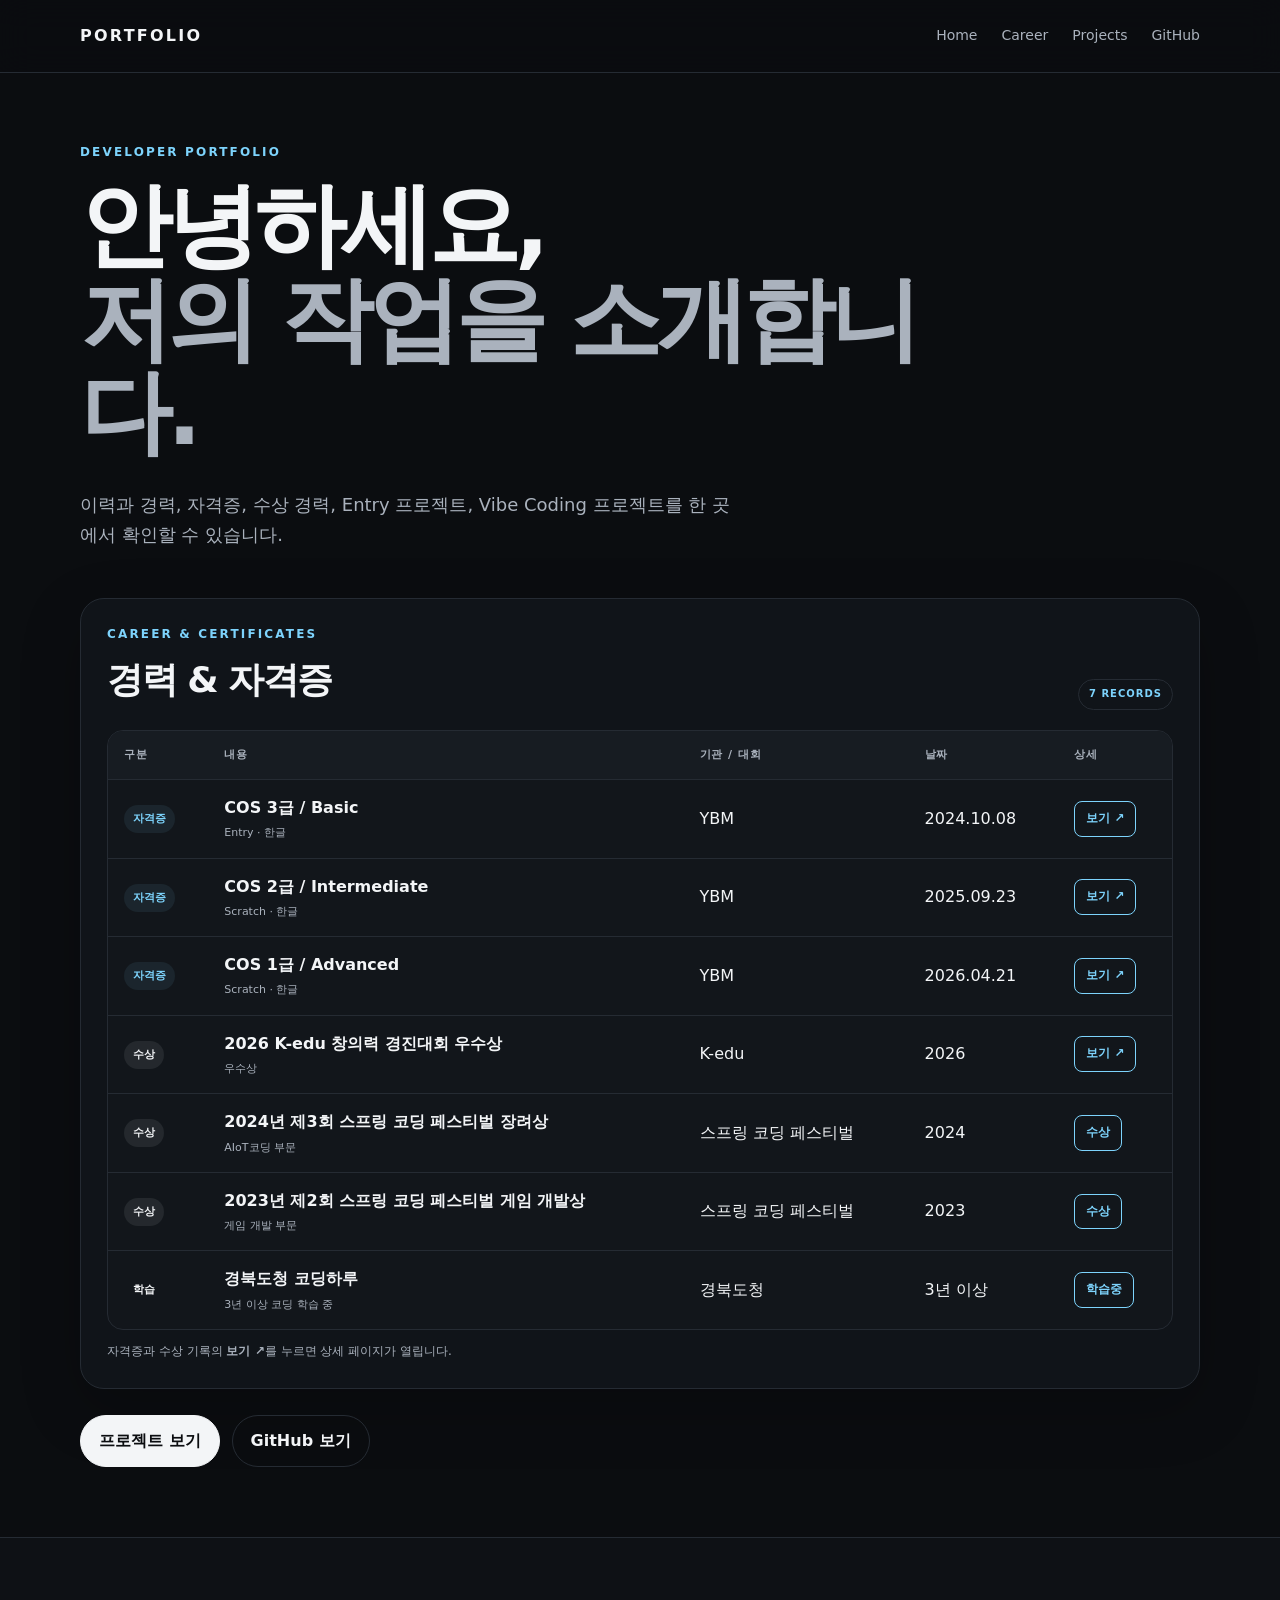
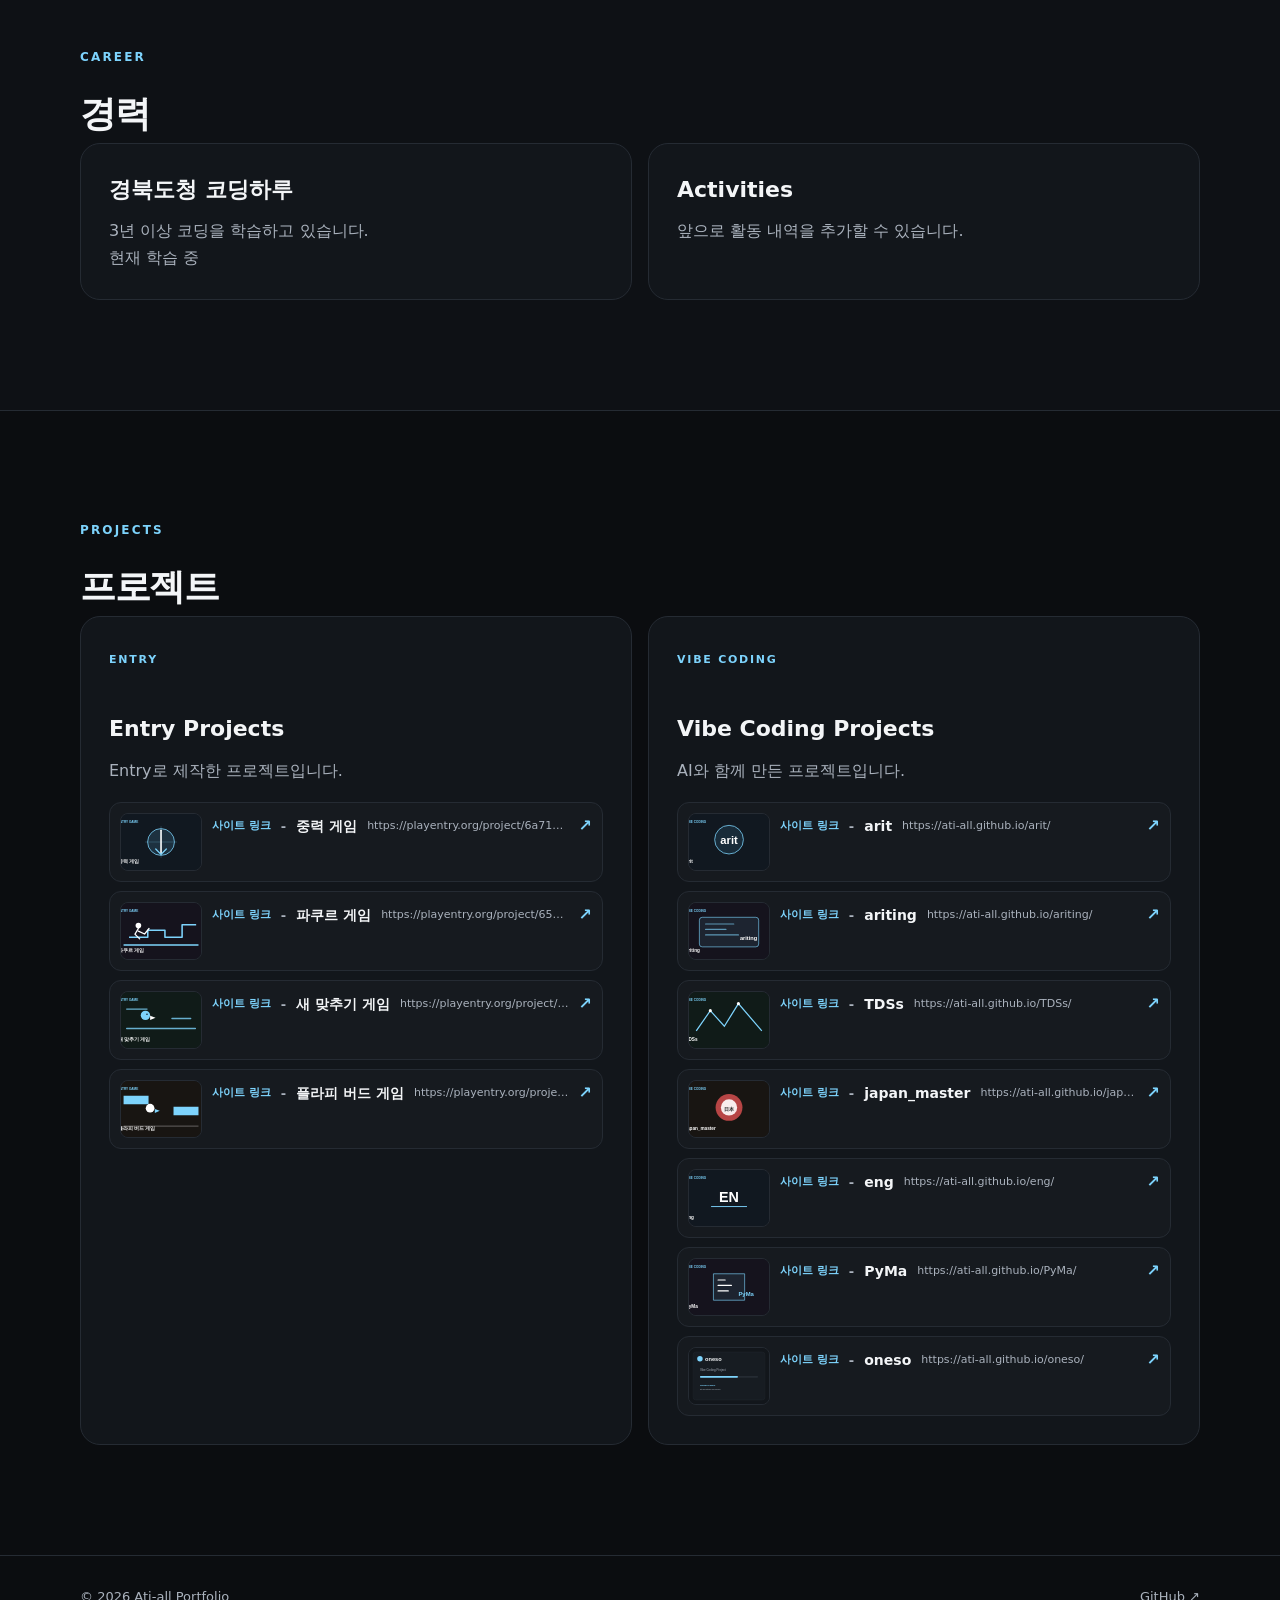
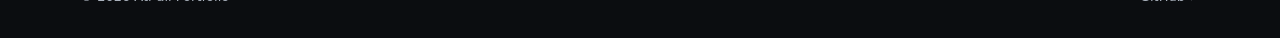
<file: index.html>
<!doctype html>
<html lang="ko">
<head>
  <meta charset="UTF-8">
  <meta name="viewport" content="width=device-width, initial-scale=1.0">
  <title>Portfolio | Ati-all</title>
  <meta name="description" content="개인 이력, 자격증, 수상 경력, Entry 프로젝트와 Vibe Coding 프로젝트를 소개하는 포트폴리오입니다.">
  <link rel="stylesheet" href="./assets/css/style.css?v=9">
</head>
<body>
  <header class="site-header"><nav class="container nav"><a class="brand" href="#home">PORTFOLIO</a><div class="nav-links"><a href="#home">Home</a><a href="#career">Career</a><a href="#projects">Projects</a><a href="https://github.com/Ati-all" target="_blank" rel="noreferrer">GitHub</a></div></nav></header>
  <main>
    <section id="home" class="hero"><div class="container hero-inner"><p class="eyebrow">DEVELOPER PORTFOLIO</p><h1>안녕하세요,<br><span>저의 작업을 소개합니다.</span></h1><p class="hero-copy">이력과 경력, 자격증, 수상 경력, Entry 프로젝트, Vibe Coding 프로젝트를 한 곳에서 확인할 수 있습니다.</p>
      <div class="home-career"><div class="home-career-title"><div><p class="eyebrow">CAREER & CERTIFICATES</p><h2>경력 & 자격증</h2></div><span class="live-badge">7 RECORDS</span></div><div class="career-table-wrap"><table class="career-table"><thead><tr><th>구분</th><th>내용</th><th>기관 / 대회</th><th>날짜</th><th>상세</th></tr></thead><tbody>
        <tr><td><span class="type-badge certificate">자격증</span></td><td><strong>COS 3급 / Basic</strong><small>Entry · 한글</small></td><td>YBM</td><td>2024.10.08</td><td><a class="file-button" href="./certificates/certificate-cos-3.html?v=8">보기 ↗</a></td></tr>
        <tr><td><span class="type-badge certificate">자격증</span></td><td><strong>COS 2급 / Intermediate</strong><small>Scratch · 한글</small></td><td>YBM</td><td>2025.09.23</td><td><a class="file-button" href="./certificates/certificate-cos-2.html?v=8">보기 ↗</a></td></tr>
        <tr><td><span class="type-badge certificate">자격증</span></td><td><strong>COS 1급 / Advanced</strong><small>Scratch · 한글</small></td><td>YBM</td><td>2026.04.21</td><td><a class="file-button" href="./certificates/certificate-cos-1.html?v=8">보기 ↗</a></td></tr>
        <tr><td><span class="type-badge award">수상</span></td><td><strong>2026 K-edu 창의력 경진대회 우수상</strong><small>우수상</small></td><td>K-edu</td><td>2026</td><td><a class="file-button" href="./awards/k-edu-2026.html">보기 ↗</a></td></tr>
        <tr><td><span class="type-badge award">수상</span></td><td><strong>2024년 제3회 스프링 코딩 페스티벌 장려상</strong><small>AIoT코딩 부문</small></td><td>스프링 코딩 페스티벌</td><td>2024</td><td><span class="file-button">수상</span></td></tr>
        <tr><td><span class="type-badge award">수상</span></td><td><strong>2023년 제2회 스프링 코딩 페스티벌 게임 개발상</strong><small>게임 개발 부문</small></td><td>스프링 코딩 페스티벌</td><td>2023</td><td><span class="file-button">수상</span></td></tr>
        <tr><td><span class="type-badge career">학습</span></td><td><strong>경북도청 코딩하루</strong><small>3년 이상 코딩 학습 중</small></td><td>경북도청</td><td>3년 이상</td><td><span class="file-button">학습중</span></td></tr>
      </tbody></table></div><p class="table-help">자격증과 수상 기록의 <strong>보기 ↗</strong>를 누르면 상세 페이지가 열립니다.</p></div>
      <div class="hero-actions"><a class="button primary" href="#projects">프로젝트 보기</a><a class="button secondary" href="https://github.com/Ati-all" target="_blank" rel="noreferrer">GitHub 보기</a></div>
    </div></section>
    <section id="career" class="section muted"><div class="container"><p class="eyebrow">CAREER</p><h2>경력</h2><div class="grid two"><article class="card"><h3>경북도청 코딩하루</h3><p>3년 이상 코딩을 학습하고 있습니다.</p><p class="label">현재 학습 중</p></article><article class="card"><h3>Activities</h3><p>앞으로 활동 내역을 추가할 수 있습니다.</p></article></div></div></section>
    <section id="projects" class="section"><div class="container"><p class="eyebrow">PROJECTS</p><h2>프로젝트</h2><div class="grid two">
      <article class="project-card"><div class="tag">ENTRY</div><h3>Entry Projects</h3><p>Entry로 제작한 프로젝트입니다.</p><ul class="vibe-list">
        <li><a class="vibe-project-link" href="https://playentry.org/project/6a71835c82f0f1300c2d2b4b" target="_self"><img src="./assets/thumbnails/entry-gravity.svg" alt="중력 게임 썸네일"><span>사이트 링크</span><b>-</b><strong>중력 게임</strong><em>https://playentry.org/project/6a71835c82f0f1300c2d2b4b</em><i>↗</i></a></li>
        <li><a class="vibe-project-link" href="https://playentry.org/project/6578049ad8b8b50081b13044" target="_self"><img src="./assets/thumbnails/entry-parkour.svg" alt="파쿠르 게임 썸네일"><span>사이트 링크</span><b>-</b><strong>파쿠르 게임</strong><em>https://playentry.org/project/6578049ad8b8b50081b13044</em><i>↗</i></a></li>
        <li><a class="vibe-project-link" href="https://playentry.org/project/659cf02fdc55cd00330e67f1" target="_self"><img src="./assets/thumbnails/entry-bird.svg" alt="새 맞추기 게임 썸네일"><span>사이트 링크</span><b>-</b><strong>새 맞추기 게임</strong><em>https://playentry.org/project/659cf02fdc55cd00330e67f1</em><i>↗</i></a></li>
        <li><a class="vibe-project-link" href="https://playentry.org/project/64e45200db3c030025f4c8fe" target="_self"><img src="./assets/thumbnails/entry-flappy.svg" alt="플라피 버드 게임 썸네일"><span>사이트 링크</span><b>-</b><strong>플라피 버드 게임</strong><em>https://playentry.org/project/64e45200db3c030025f4c8fe</em><i>↗</i></a></li>
      </ul></article>
      <article class="project-card"><div class="tag">VIBE CODING</div><h3>Vibe Coding Projects</h3><p>AI와 함께 만든 프로젝트입니다.</p><ul class="vibe-list">
        <li><a class="vibe-project-link" href="https://ati-all.github.io/arit/" target="_self"><img src="./assets/thumbnails/vibe-arit.svg" alt="arit 썸네일"><span>사이트 링크</span><b>-</b><strong>arit</strong><em>https://ati-all.github.io/arit/</em><i>↗</i></a></li>
        <li><a class="vibe-project-link" href="https://ati-all.github.io/ariting/" target="_self"><img src="./assets/thumbnails/vibe-ariting.svg" alt="ariting 썸네일"><span>사이트 링크</span><b>-</b><strong>ariting</strong><em>https://ati-all.github.io/ariting/</em><i>↗</i></a></li>
        <li><a class="vibe-project-link" href="https://ati-all.github.io/TDSs/" target="_self"><img src="./assets/thumbnails/vibe-tdss.svg" alt="TDSs 썸네일"><span>사이트 링크</span><b>-</b><strong>TDSs</strong><em>https://ati-all.github.io/TDSs/</em><i>↗</i></a></li>
        <li><a class="vibe-project-link" href="https://ati-all.github.io/japan_master/" target="_self"><img src="./assets/thumbnails/vibe-japan-master.svg" alt="japan_master 썸네일"><span>사이트 링크</span><b>-</b><strong>japan_master</strong><em>https://ati-all.github.io/japan_master/</em><i>↗</i></a></li>
        <li><a class="vibe-project-link" href="https://ati-all.github.io/eng/" target="_self"><img src="./assets/thumbnails/vibe-eng.svg" alt="eng 썸네일"><span>사이트 링크</span><b>-</b><strong>eng</strong><em>https://ati-all.github.io/eng/</em><i>↗</i></a></li>
        <li><a class="vibe-project-link" href="https://ati-all.github.io/PyMa/" target="_self"><img src="./assets/thumbnails/vibe-pyma.svg" alt="PyMa 썸네일"><span>사이트 링크</span><b>-</b><strong>PyMa</strong><em>https://ati-all.github.io/PyMa/</em><i>↗</i></a></li>
        <li><a class="vibe-project-link" href="https://ati-all.github.io/oneso/" target="_self"><img src="./assets/thumbnails/vibe-oneso.svg" alt="oneso 썸네일"><span>사이트 링크</span><b>-</b><strong>oneso</strong><em>https://ati-all.github.io/oneso/</em><i>↗</i></a></li>
      </ul></article>
    </div></div></section>
  </main>
  <footer class="footer"><div class="container footer-inner"><span>© 2026 Ati-all Portfolio</span><a href="https://github.com/Ati-all" target="_blank" rel="noreferrer">GitHub ↗</a></div></footer>
</body></html>
</file>
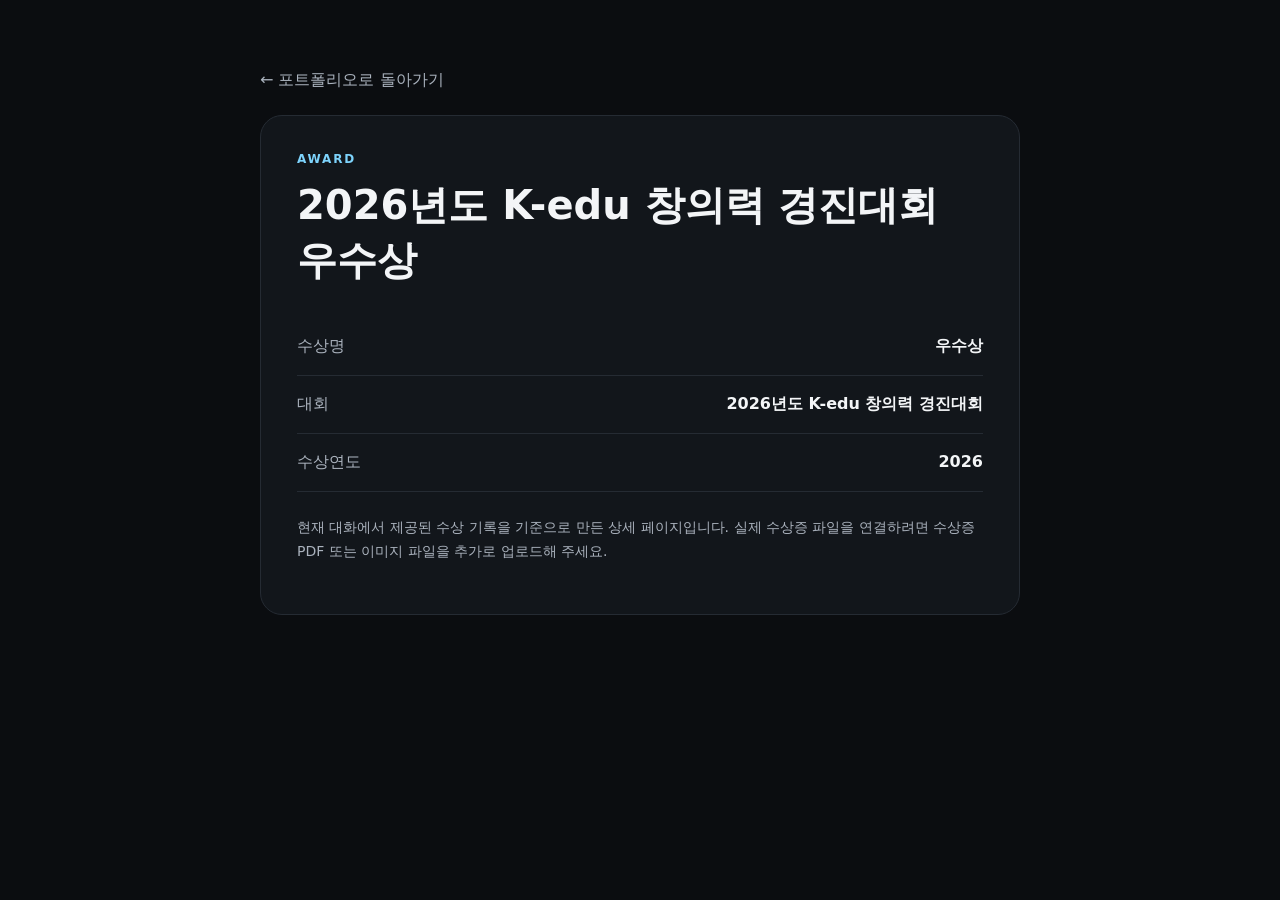
<file: awards/k-edu-2026.html>
<!doctype html><html lang="ko"><head><meta charset="UTF-8"><meta name="viewport" content="width=device-width,initial-scale=1"><title>K-edu 우수상 | Ati-all Portfolio</title><style>body{margin:0;background:#0b0d10;color:#f3f5f7;font-family:system-ui,-apple-system,"Segoe UI",sans-serif}.wrap{max-width:760px;margin:70px auto;padding:0 24px}.card{background:#12161b;border:1px solid #252b33;border-radius:22px;padding:36px}.eyebrow{color:#7dd3fc;font-size:12px;font-weight:800;letter-spacing:.15em}.back{color:#aab2bd;text-decoration:none}.row{display:flex;justify-content:space-between;gap:20px;padding:18px 0;border-bottom:1px solid #252b33}.label{color:#aab2bd}.value{text-align:right;font-weight:700}h1{font-size:40px;margin:12px 0 30px}.notice{margin-top:24px;color:#aab2bd;font-size:14px;line-height:1.7}</style></head><body><div class="wrap"><a class="back" href="../index.html">← 포트폴리오로 돌아가기</a><div class="card" style="margin-top:24px"><div class="eyebrow">AWARD</div><h1>2026년도 K-edu 창의력 경진대회 우수상</h1><div class="row"><span class="label">수상명</span><span class="value">우수상</span></div><div class="row"><span class="label">대회</span><span class="value">2026년도 K-edu 창의력 경진대회</span></div><div class="row"><span class="label">수상연도</span><span class="value">2026</span></div><p class="notice">현재 대화에서 제공된 수상 기록을 기준으로 만든 상세 페이지입니다. 실제 수상증 파일을 연결하려면 수상증 PDF 또는 이미지 파일을 추가로 업로드해 주세요.</p></div></div></body></html>
</file>
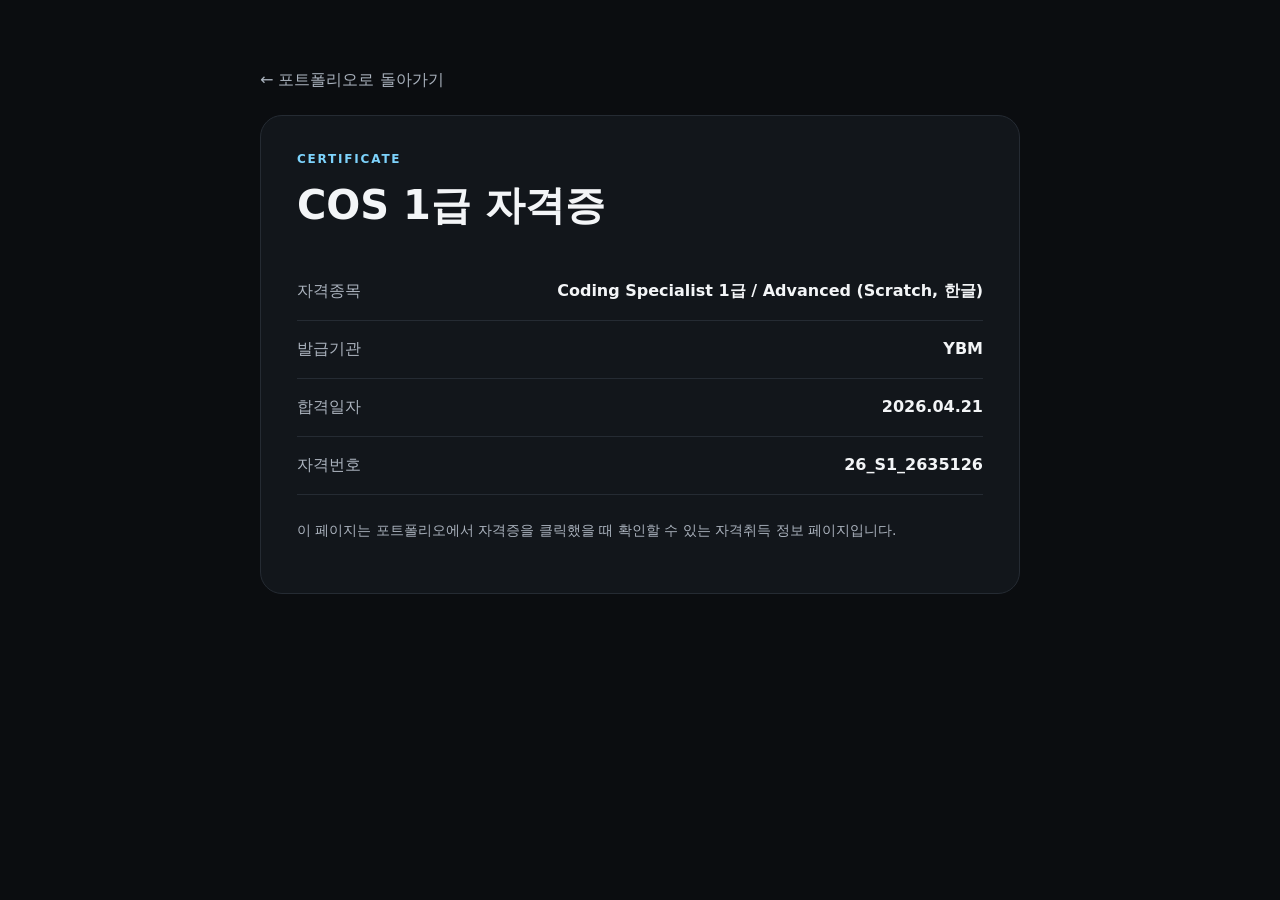
<file: certificates/certificate-cos-1.html>
<!doctype html><html lang="ko"><head><meta charset="UTF-8"><meta name="viewport" content="width=device-width,initial-scale=1"><title>COS 1급 자격증 | Ati-all Portfolio</title><style>body{margin:0;background:#0b0d10;color:#f3f5f7;font-family:system-ui,-apple-system,"Segoe UI",sans-serif}.wrap{max-width:760px;margin:70px auto;padding:0 24px}.card{background:#12161b;border:1px solid #252b33;border-radius:22px;padding:36px}.eyebrow{color:#7dd3fc;font-size:12px;font-weight:800;letter-spacing:.15em}.back{color:#aab2bd;text-decoration:none}.row{display:flex;justify-content:space-between;gap:20px;padding:18px 0;border-bottom:1px solid #252b33}.label{color:#aab2bd}.value{text-align:right;font-weight:700}h1{font-size:40px;margin:12px 0 30px}.notice{margin-top:24px;color:#aab2bd;font-size:14px;line-height:1.7}</style></head><body><div class="wrap"><a class="back" href="../index.html">← 포트폴리오로 돌아가기</a><div class="card" style="margin-top:24px"><div class="eyebrow">CERTIFICATE</div><h1>COS 1급 자격증</h1><div class="row"><span class="label">자격종목</span><span class="value">Coding Specialist 1급 / Advanced (Scratch, 한글)</span></div><div class="row"><span class="label">발급기관</span><span class="value">YBM</span></div><div class="row"><span class="label">합격일자</span><span class="value">2026.04.21</span></div><div class="row"><span class="label">자격번호</span><span class="value">26_S1_2635126</span></div><p class="notice">이 페이지는 포트폴리오에서 자격증을 클릭했을 때 확인할 수 있는 자격취득 정보 페이지입니다.</p></div></div></body></html>
</file>
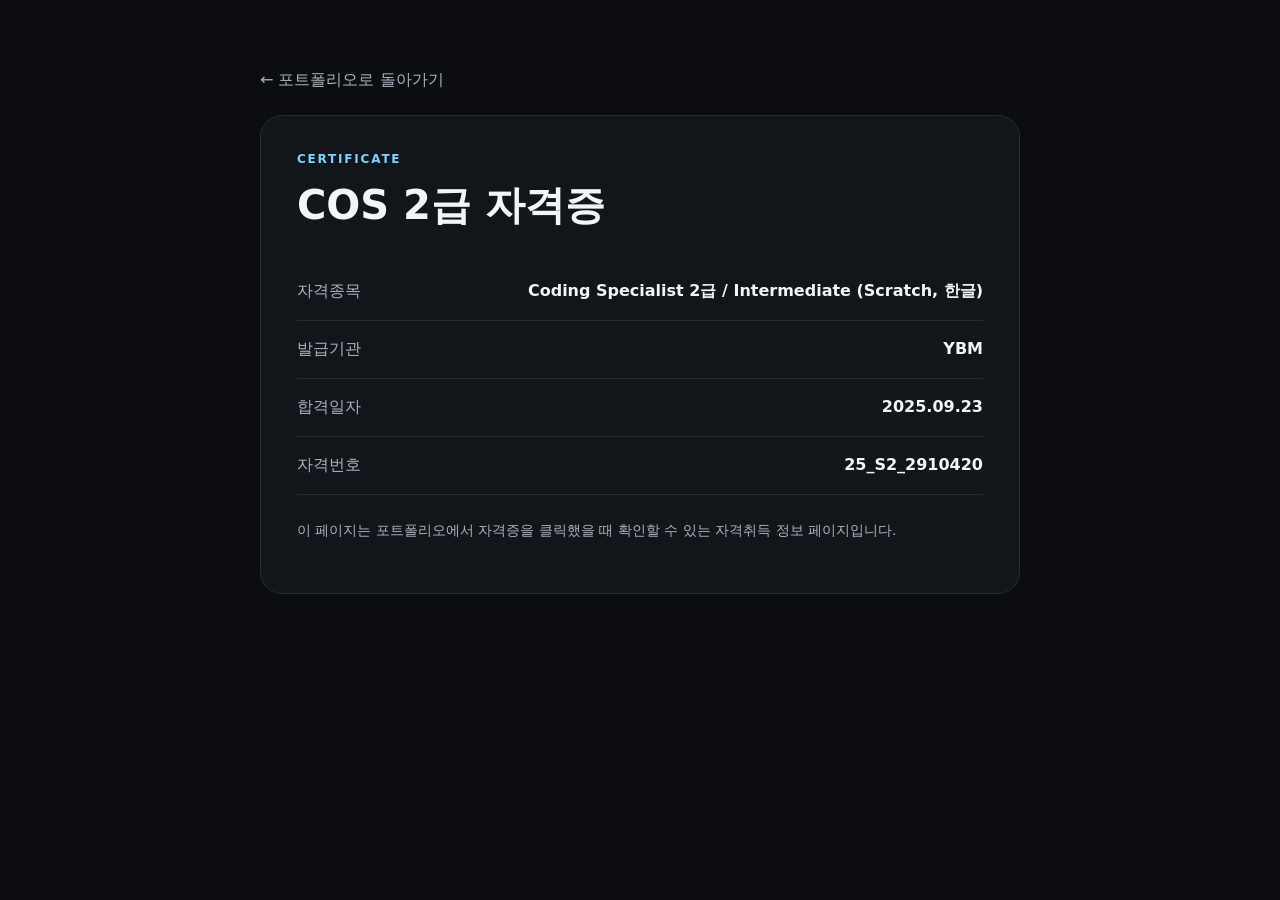
<file: certificates/certificate-cos-2.html>
<!doctype html><html lang="ko"><head><meta charset="UTF-8"><meta name="viewport" content="width=device-width,initial-scale=1"><title>COS 2급 자격증 | Ati-all Portfolio</title><style>body{margin:0;background:#0b0d10;color:#f3f5f7;font-family:system-ui,-apple-system,"Segoe UI",sans-serif}.wrap{max-width:760px;margin:70px auto;padding:0 24px}.card{background:#12161b;border:1px solid #252b33;border-radius:22px;padding:36px}.eyebrow{color:#7dd3fc;font-size:12px;font-weight:800;letter-spacing:.15em}.back{color:#aab2bd;text-decoration:none}.row{display:flex;justify-content:space-between;gap:20px;padding:18px 0;border-bottom:1px solid #252b33}.label{color:#aab2bd}.value{text-align:right;font-weight:700}h1{font-size:40px;margin:12px 0 30px}.notice{margin-top:24px;color:#aab2bd;font-size:14px;line-height:1.7}</style></head><body><div class="wrap"><a class="back" href="../index.html">← 포트폴리오로 돌아가기</a><div class="card" style="margin-top:24px"><div class="eyebrow">CERTIFICATE</div><h1>COS 2급 자격증</h1><div class="row"><span class="label">자격종목</span><span class="value">Coding Specialist 2급 / Intermediate (Scratch, 한글)</span></div><div class="row"><span class="label">발급기관</span><span class="value">YBM</span></div><div class="row"><span class="label">합격일자</span><span class="value">2025.09.23</span></div><div class="row"><span class="label">자격번호</span><span class="value">25_S2_2910420</span></div><p class="notice">이 페이지는 포트폴리오에서 자격증을 클릭했을 때 확인할 수 있는 자격취득 정보 페이지입니다.</p></div></div></body></html>
</file>
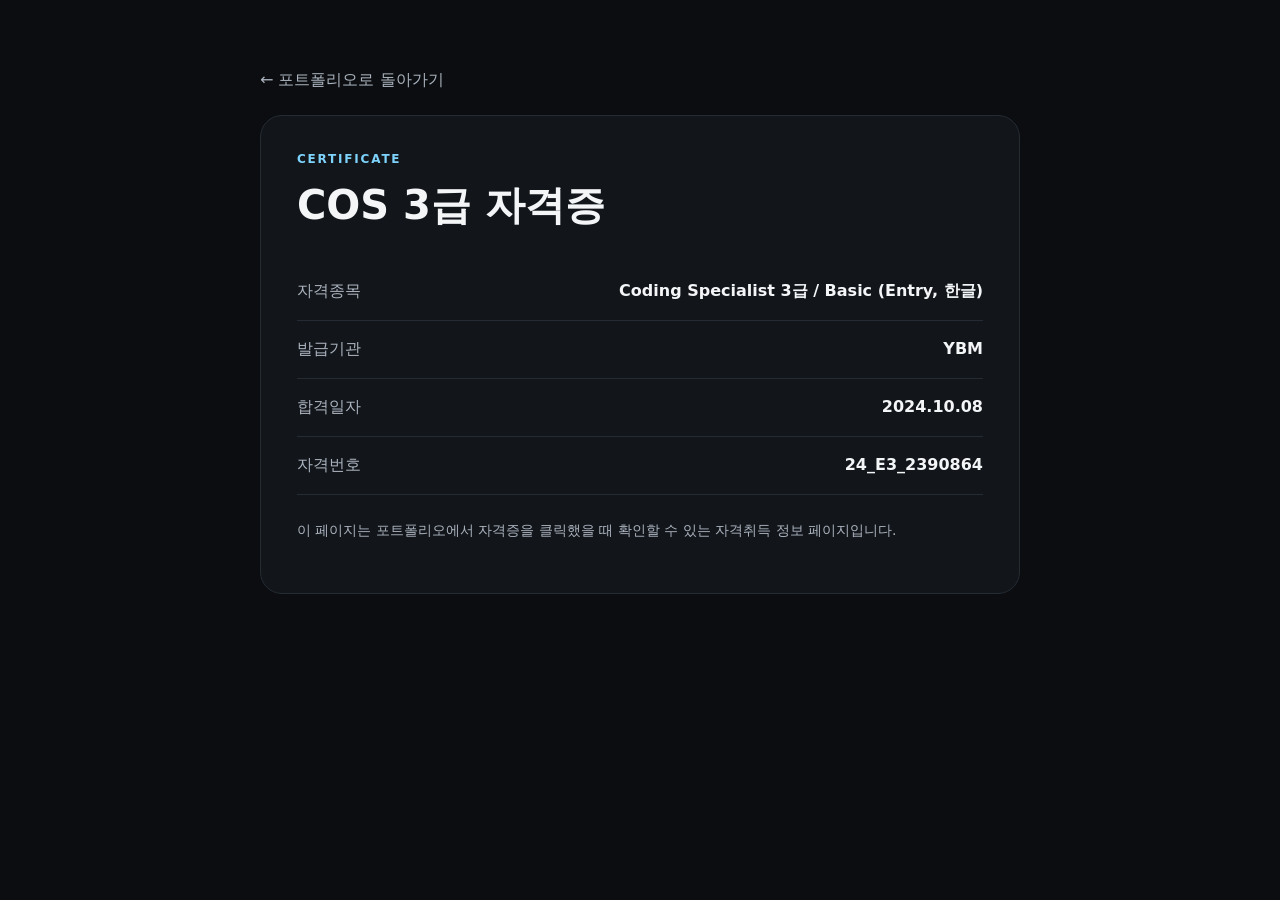
<file: certificates/certificate-cos-3.html>
<!doctype html><html lang="ko"><head><meta charset="UTF-8"><meta name="viewport" content="width=device-width,initial-scale=1"><title>COS 3급 자격증 | Ati-all Portfolio</title><style>body{margin:0;background:#0b0d10;color:#f3f5f7;font-family:system-ui,-apple-system,"Segoe UI",sans-serif}.wrap{max-width:760px;margin:70px auto;padding:0 24px}.card{background:#12161b;border:1px solid #252b33;border-radius:22px;padding:36px}.eyebrow{color:#7dd3fc;font-size:12px;font-weight:800;letter-spacing:.15em}.back{color:#aab2bd;text-decoration:none}.row{display:flex;justify-content:space-between;gap:20px;padding:18px 0;border-bottom:1px solid #252b33}.label{color:#aab2bd}.value{text-align:right;font-weight:700}h1{font-size:40px;margin:12px 0 30px}.notice{margin-top:24px;color:#aab2bd;font-size:14px;line-height:1.7}</style></head><body><div class="wrap"><a class="back" href="../index.html">← 포트폴리오로 돌아가기</a><div class="card" style="margin-top:24px"><div class="eyebrow">CERTIFICATE</div><h1>COS 3급 자격증</h1><div class="row"><span class="label">자격종목</span><span class="value">Coding Specialist 3급 / Basic (Entry, 한글)</span></div><div class="row"><span class="label">발급기관</span><span class="value">YBM</span></div><div class="row"><span class="label">합격일자</span><span class="value">2024.10.08</span></div><div class="row"><span class="label">자격번호</span><span class="value">24_E3_2390864</span></div><p class="notice">이 페이지는 포트폴리오에서 자격증을 클릭했을 때 확인할 수 있는 자격취득 정보 페이지입니다.</p></div></div></body></html>
</file>
<file: assets/css/style.css>
:root{--bg:#0b0d10;--surface:#12161b;--line:#252b33;--text:#f3f5f7;--muted:#aab2bd;--accent:#7dd3fc;--max:1120px}*{box-sizing:border-box}html{scroll-behavior:smooth}body{margin:0;background:var(--bg);color:var(--text);font-family:Inter,system-ui,-apple-system,BlinkMacSystemFont,"Segoe UI",sans-serif;line-height:1.65}a{color:inherit;text-decoration:none}.container{width:min(var(--max),calc(100% - 40px));margin:auto}.site-header{position:sticky;top:0;z-index:10;background:rgba(11,13,16,.92);backdrop-filter:blur(16px);border-bottom:1px solid var(--line)}.nav{height:72px;display:flex;align-items:center;justify-content:space-between}.brand{font-weight:800;letter-spacing:.14em}.nav-links{display:flex;gap:24px;color:var(--muted);font-size:14px}.nav-links a:hover,.footer a:hover{color:var(--text)}.hero{min-height:100vh;display:flex;align-items:center;border-bottom:1px solid var(--line)}.hero-inner{padding:70px 0}.eyebrow{margin:0 0 16px;color:var(--accent);font-size:12px;font-weight:800;letter-spacing:.18em}.hero h1{max-width:850px;margin:0;font-size:clamp(48px,8vw,92px);line-height:1.02;letter-spacing:-.055em}.hero h1 span{color:var(--muted)}.hero-copy{max-width:650px;margin:30px 0;color:var(--muted);font-size:18px}.hero-actions{display:flex;gap:12px;flex-wrap:wrap;margin-top:26px}.button{display:inline-flex;padding:12px 18px;border:1px solid var(--line);border-radius:999px;font-weight:700}.button.primary{background:var(--text);color:var(--bg);border-color:var(--text)}.section{padding:110px 0;border-bottom:1px solid var(--line)}.section.muted{background:#0e1115}.section h2,.home-career h2{margin:0;font-size:36px;letter-spacing:-.04em}.grid{display:grid;gap:16px}.grid.two{grid-template-columns:repeat(2,minmax(0,1fr))}.card,.project-card{background:var(--surface);border:1px solid var(--line);border-radius:20px;padding:28px}.card h3,.project-card h3{margin:0 0 10px;font-size:22px}.card p,.project-card p{margin:0;color:var(--muted)}.project-card{min-height:230px}.tag{display:inline-block;margin-bottom:42px;color:var(--accent);font-size:11px;font-weight:800;letter-spacing:.16em}.home-career{margin-top:48px;padding:26px;background:rgba(18,22,27,.82);border:1px solid var(--line);border-radius:24px;box-shadow:0 20px 60px rgba(0,0,0,.22)}.home-career-title{display:flex;align-items:end;justify-content:space-between;gap:20px;margin-bottom:20px}.home-career-title .eyebrow{margin-bottom:6px}.live-badge{padding:6px 10px;border:1px solid var(--line);border-radius:999px;color:var(--accent);font-size:10px;font-weight:900;letter-spacing:.1em}.career-table-wrap{overflow-x:auto;background:var(--surface);border:1px solid var(--line);border-radius:16px}.career-table{width:100%;border-collapse:collapse;min-width:850px}.career-table th,.career-table td{padding:15px 16px;border-bottom:1px solid var(--line);text-align:left;vertical-align:middle}.career-table th{background:#171c22;color:var(--muted);font-size:11px;letter-spacing:.08em}.career-table tbody tr:last-child td{border-bottom:0}.career-table tbody tr:hover{background:#151a20}.career-table td small{display:block;margin-top:3px;color:var(--muted);font-size:11px}.type-badge{display:inline-block;padding:5px 9px;border-radius:999px;font-size:11px;font-weight:800}.type-badge.certificate{color:var(--accent);background:rgba(125,211,252,.08)}.type-badge.award{color:#f3f5f7;background:rgba(243,245,247,.08)}.file-button{display:inline-block;padding:7px 11px;border:1px solid var(--accent);border-radius:8px;color:var(--accent);font-size:12px;font-weight:800;white-space:nowrap}.file-button:hover{background:var(--accent);color:var(--bg)}.vibe-list{list-style:none;margin:18px 0 0;padding:0;display:grid;gap:9px}.vibe-list li{margin:0}.vibe-project-link{display:grid;grid-template-columns:82px auto auto auto minmax(0,1fr) auto;align-items:center;gap:10px;padding:10px;border:1px solid var(--line);border-radius:12px;background:rgba(255,255,255,.015);min-height:76px}.vibe-project-link img{width:82px;height:58px;display:block;object-fit:cover;border-radius:8px;border:1px solid var(--line);grid-row:1 / span 3}.vibe-project-link:hover{border-color:var(--accent);background:rgba(125,211,252,.05)}.vibe-project-link span{color:var(--accent);font-size:11px;font-weight:800;white-space:nowrap}.vibe-project-link b{color:var(--muted);font-size:13px;white-space:nowrap}.vibe-project-link strong{font-size:14px;white-space:nowrap;word-break:keep-all}.vibe-project-link em{overflow:hidden;text-overflow:ellipsis;white-space:nowrap;color:var(--muted);font-size:11px;font-style:normal}.vibe-project-link i{color:var(--accent);font-weight:800;font-style:normal;white-space:nowrap}.table-help{margin:12px 0 0;color:var(--muted);font-size:12px}.footer{padding:30px 0}.footer-inner{display:flex;justify-content:space-between;color:var(--muted);font-size:13px}@media(max-width:760px){.container{width:min(var(--max),calc(100% - 28px))}.nav{height:60px}.brand{font-size:14px}.nav-links{display:none}.hero{min-height:auto}.hero-inner{padding:48px 0}.hero h1{font-size:clamp(38px,12vw,52px);letter-spacing:-.045em}.hero-copy{margin:22px 0;font-size:15px}.hero-actions{margin-top:20px}.button{width:100%;justify-content:center}.grid.two{grid-template-columns:1fr}.section{padding:64px 0}.section h2,.home-career h2{font-size:28px}.card,.project-card{padding:22px;border-radius:16px}.project-card{min-height:auto}.tag{margin-bottom:24px}.home-career{margin-top:34px;padding:14px;border-radius:18px}.home-career-title{align-items:flex-start;flex-direction:column;gap:10px}.career-table-wrap{overflow:visible;border:0;background:transparent}.career-table{min-width:0;width:100%;display:block}.career-table thead{display:none}.career-table tbody,.career-table tr,.career-table td{display:block;width:100%}.career-table tr{margin-bottom:12px;padding:14px;background:var(--surface);border:1px solid var(--line);border-radius:14px}.career-table tbody tr:last-child{border-bottom:1px solid var(--line)}.career-table td{padding:5px 0;border:0}.career-table td:first-child{padding-bottom:8px}.career-table td:nth-child(2) strong{font-size:15px}.career-table td:nth-child(3),.career-table td:nth-child(4){display:inline-block;width:auto;margin-right:12px;color:var(--muted);font-size:12px}.career-table td:last-child{margin-top:6px}.file-button{width:100%;text-align:center}.vibe-project-link{grid-template-columns:72px 1fr auto;gap:6px 10px;min-height:74px}.vibe-project-link img{width:72px;height:54px;grid-row:1 / span 3}.vibe-project-link span{grid-column:2;white-space:nowrap}.vibe-project-link b{display:none}.vibe-project-link strong{grid-column:2;white-space:nowrap;word-break:keep-all}.vibe-project-link em{grid-column:2;max-width:100%;font-size:10px}.vibe-project-link i{grid-column:3;grid-row:1 / span 3;align-self:center}.footer-inner{flex-direction:column;gap:8px}.table-help{line-height:1.5}}
</file>
